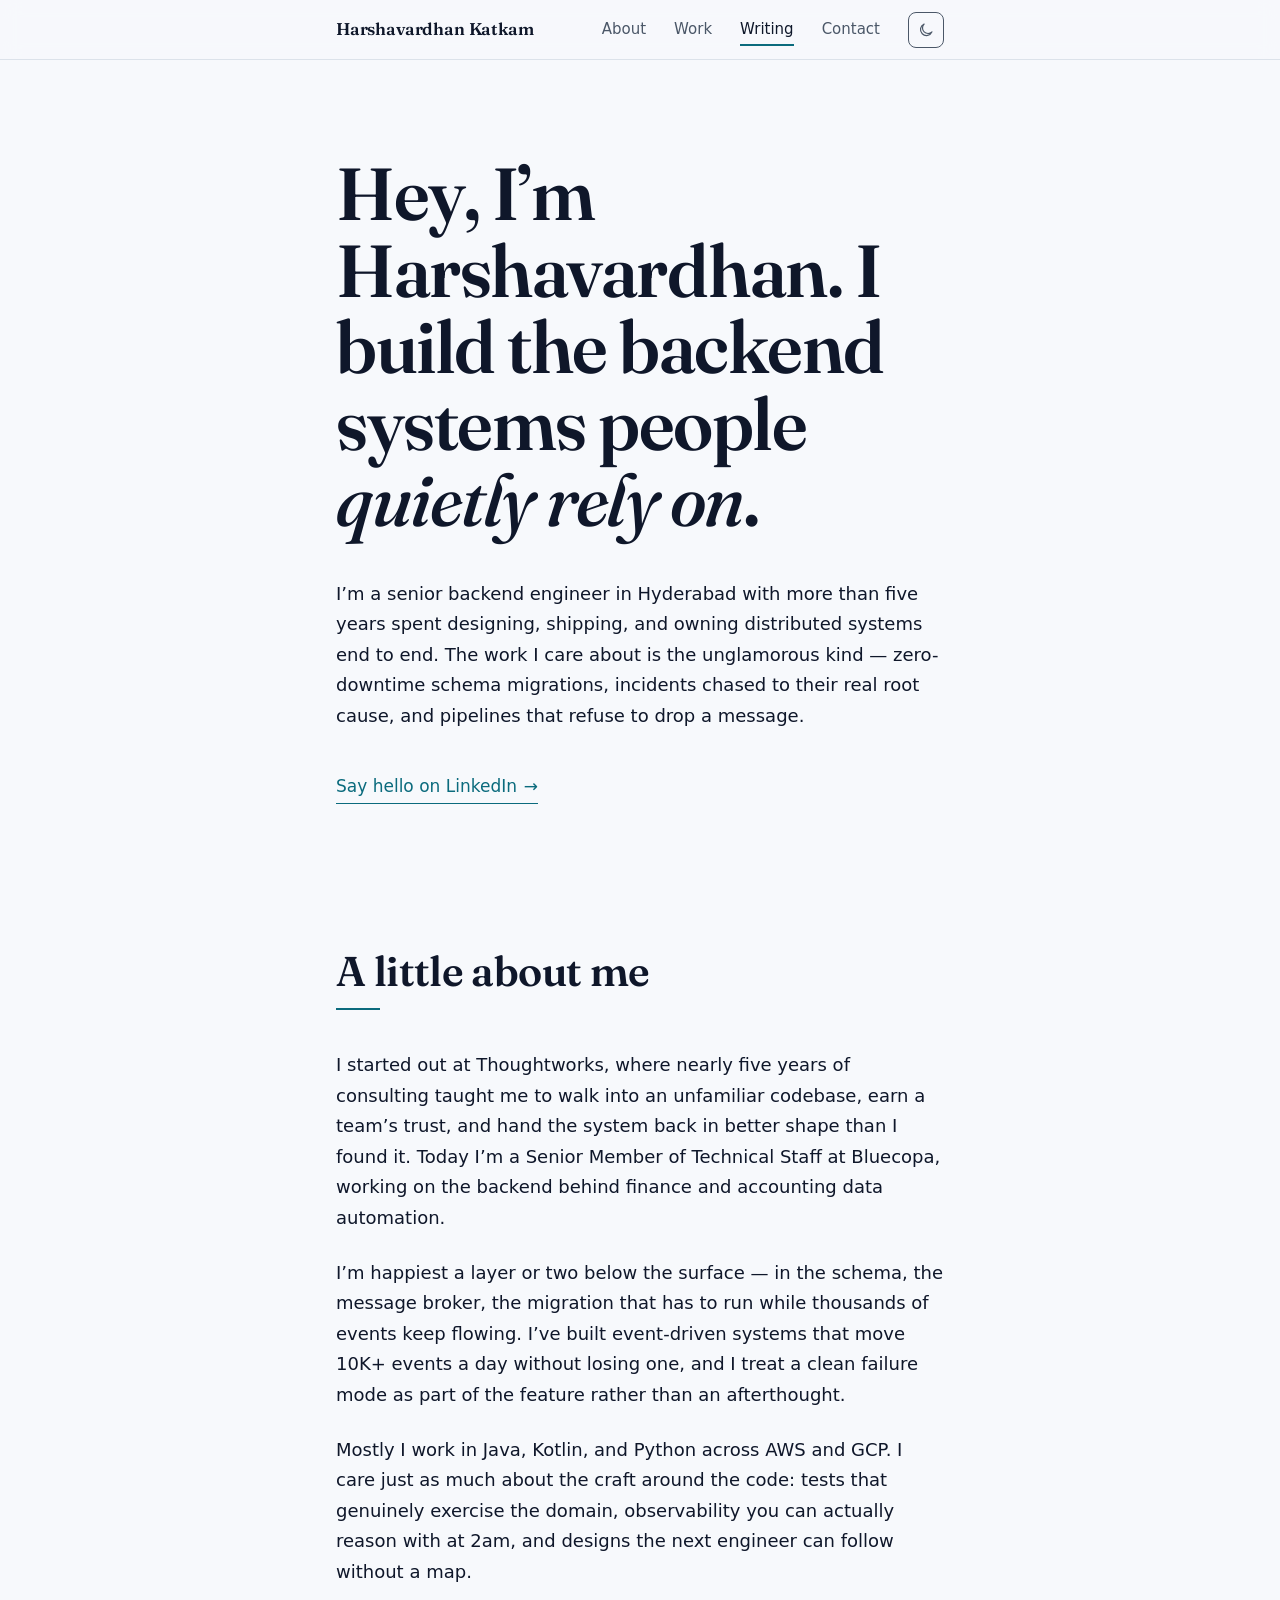
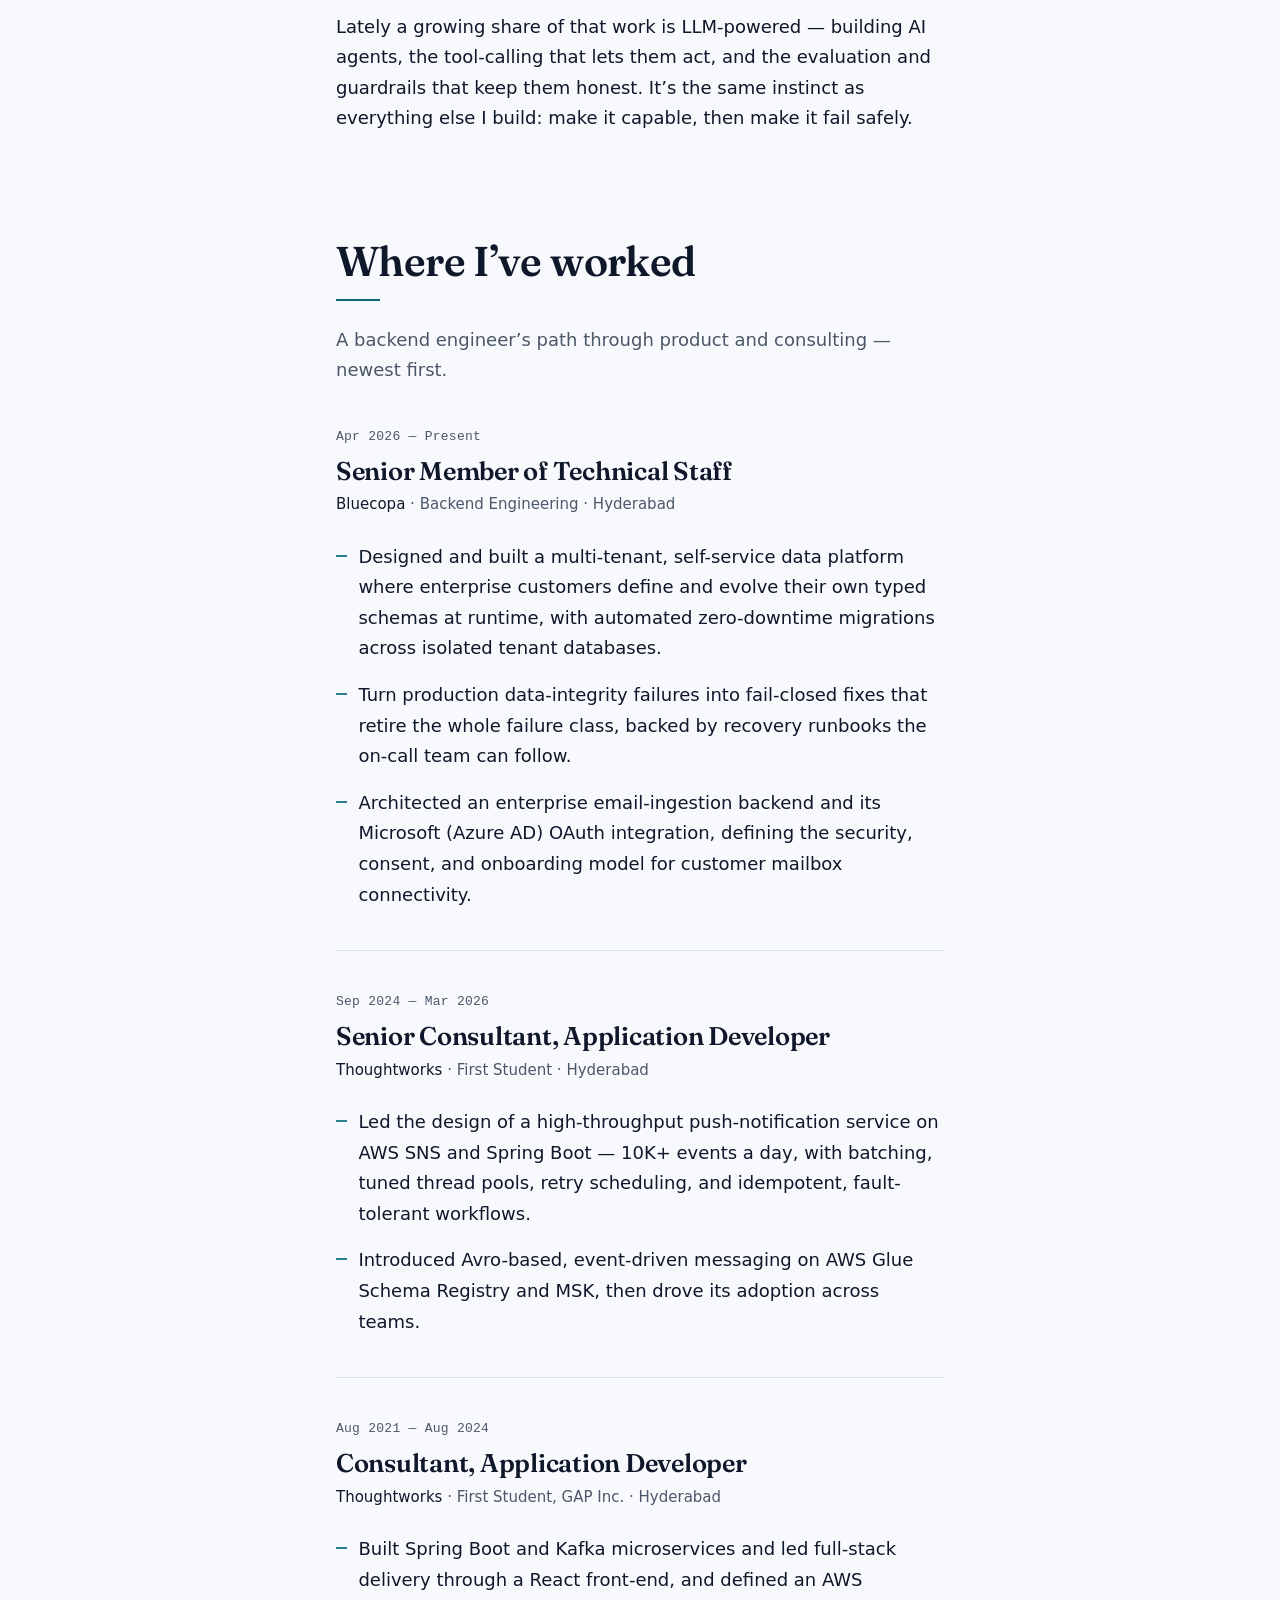
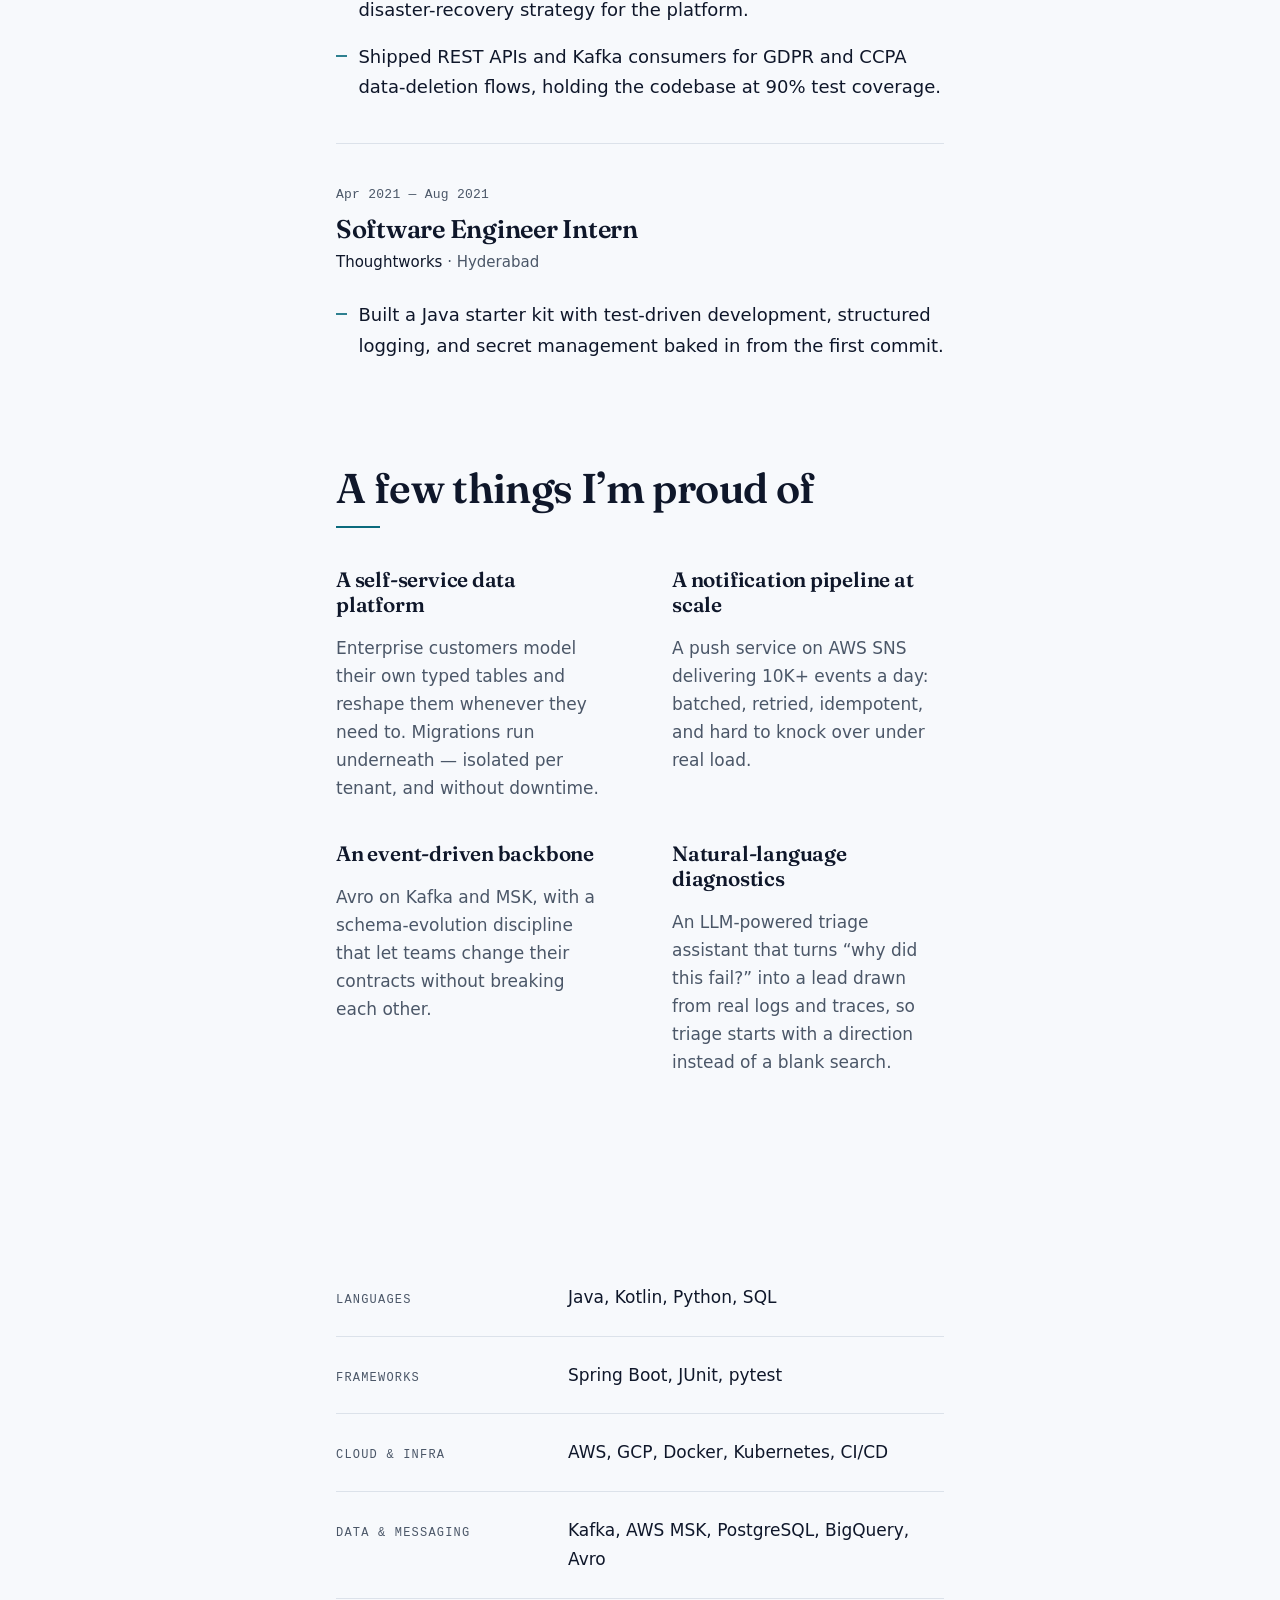
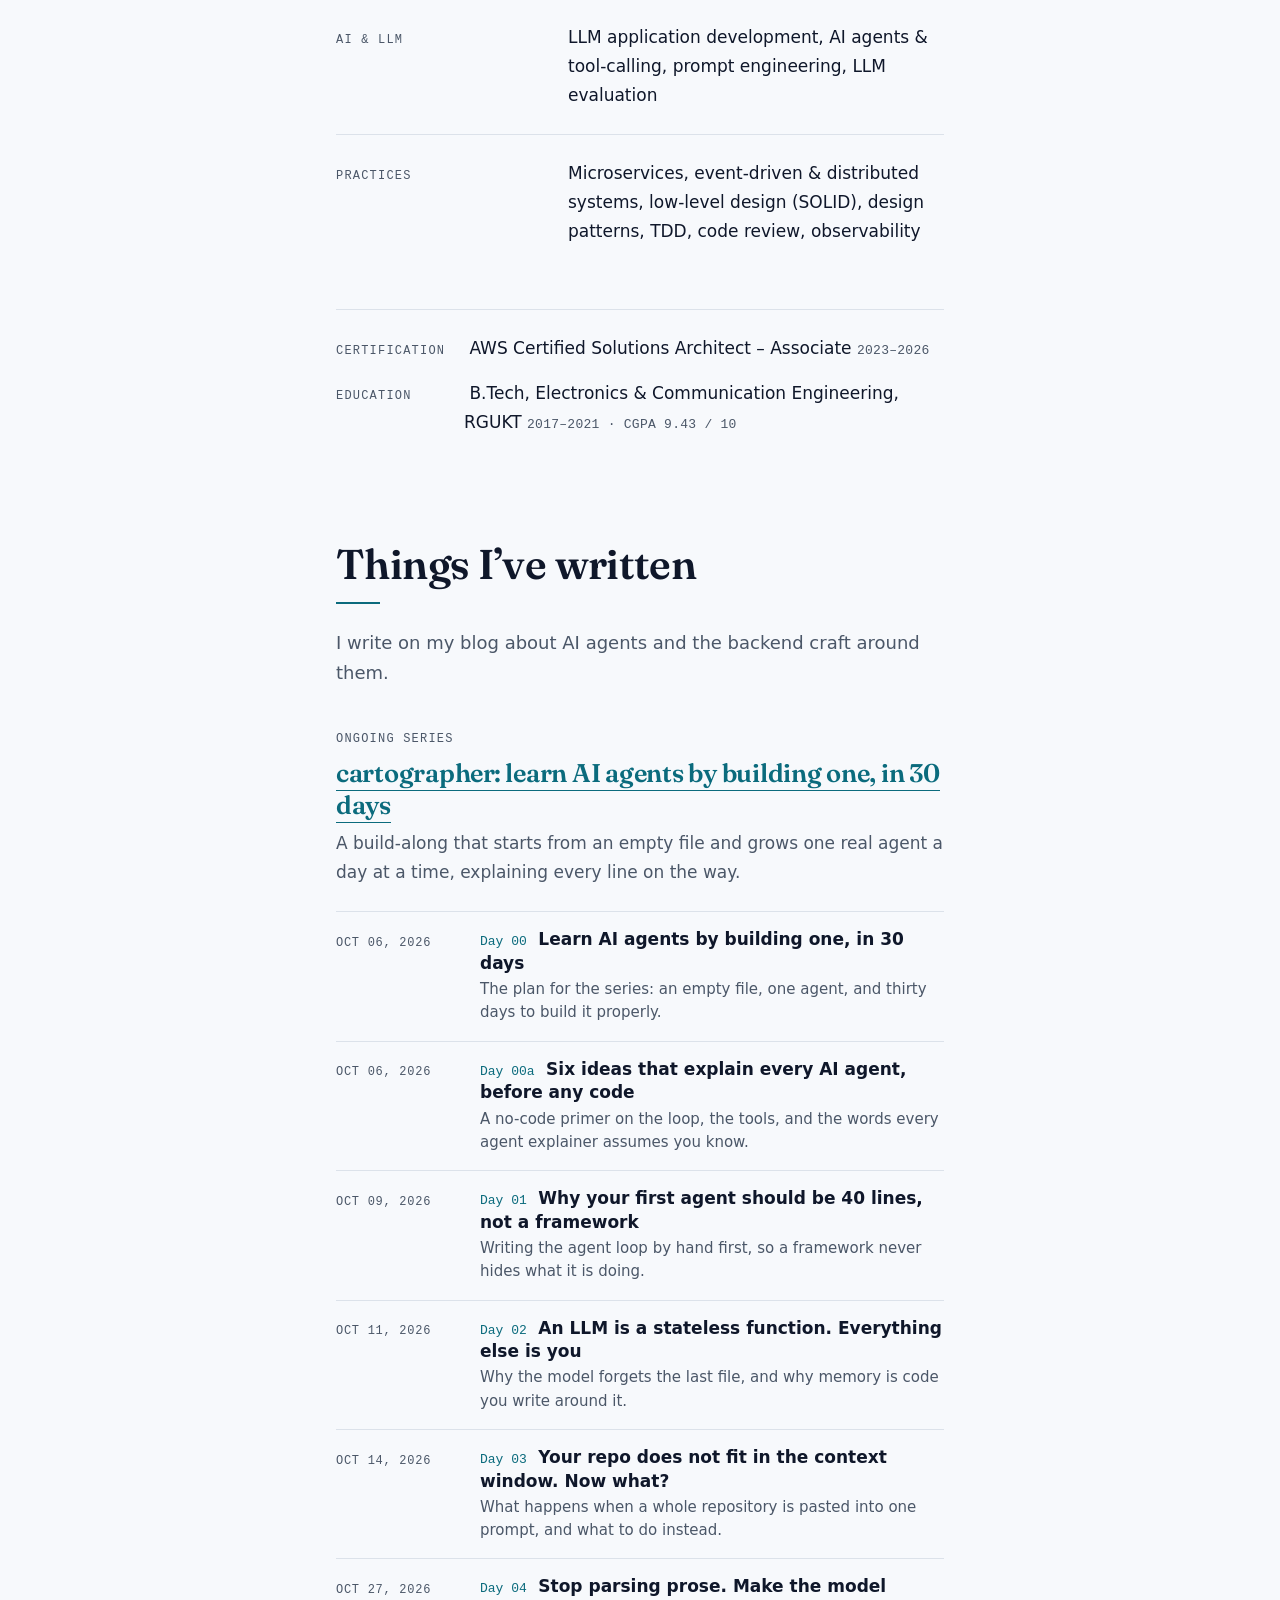
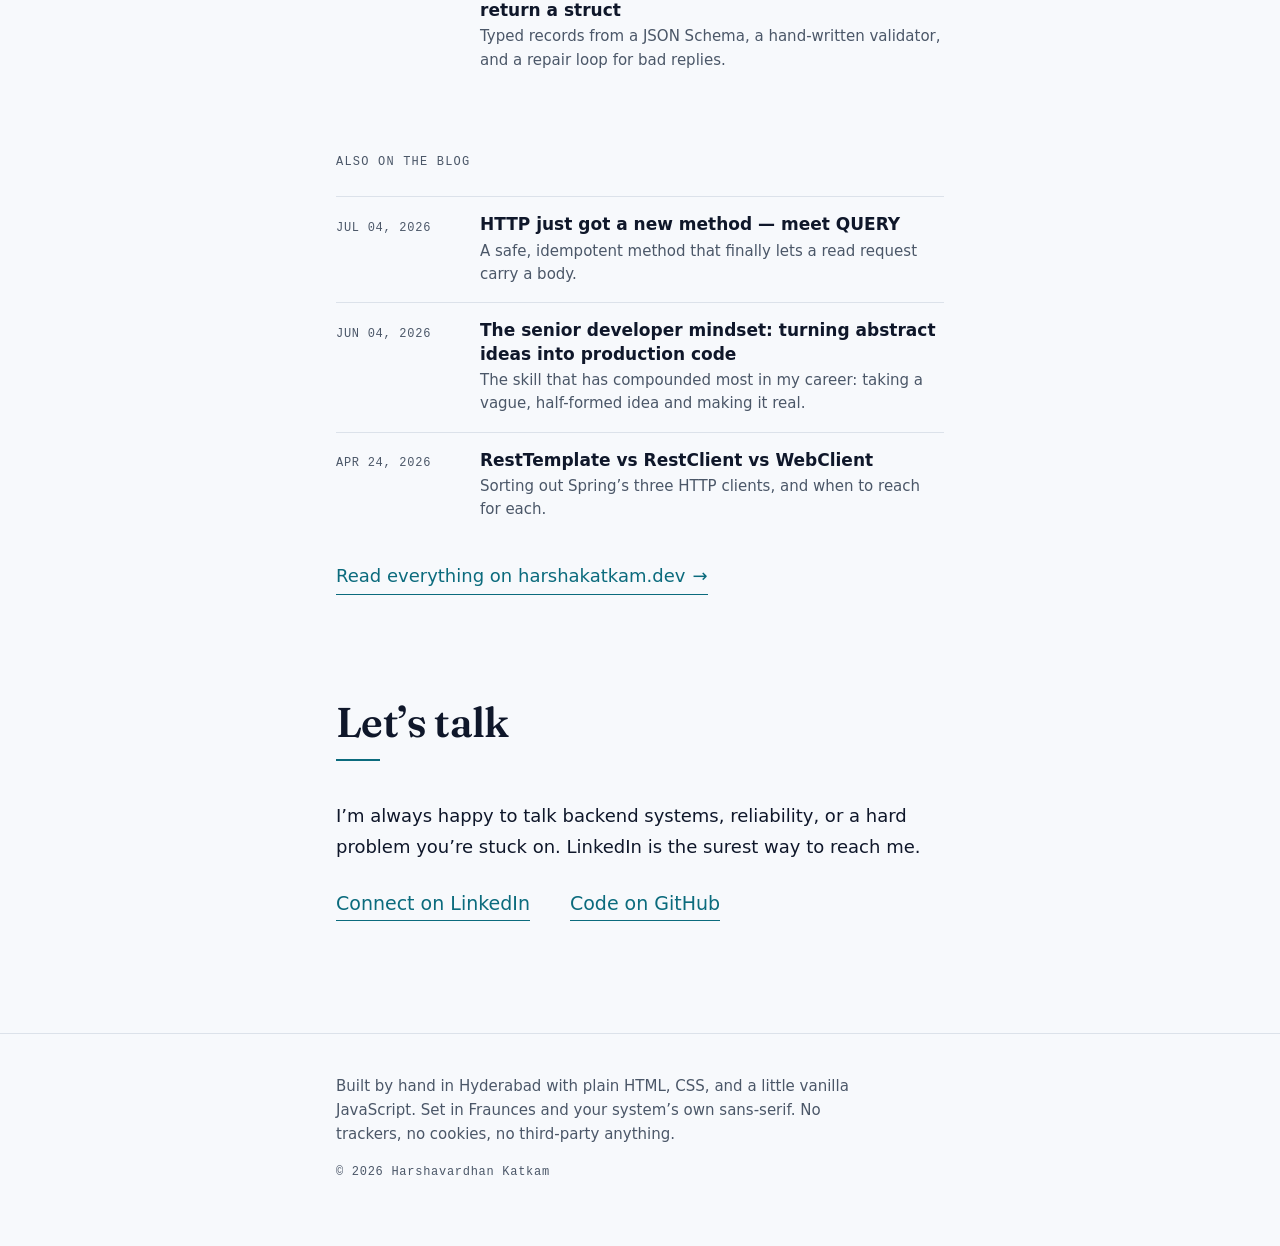
<file: index.html>
<!DOCTYPE html>
<html lang="en">
<head>
  <meta charset="utf-8">
  <meta name="viewport" content="width=device-width, initial-scale=1">
  <title>Harshavardhan Katkam — Senior Backend Engineer</title>
  <meta name="description" content="Harshavardhan Katkam is a senior backend engineer in Hyderabad with 5+ years building cloud-native, event-driven systems, working across Java, Kotlin, and Python on AWS and GCP.">
  <meta name="author" content="Harshavardhan Katkam">
  <meta name="color-scheme" content="light dark">
  <link rel="canonical" href="https://about.harshakatkam.dev/">
  <link rel="icon" href="./favicon.svg" type="image/svg+xml">
  <link rel="preload" href="./fonts/fraunces.woff2" as="font" type="font/woff2" crossorigin>

  <meta property="og:type" content="website">
  <meta property="og:title" content="Harshavardhan Katkam — Senior Backend Engineer">
  <meta property="og:description" content="Senior backend engineer in Hyderabad. 5+ years building cloud-native, event-driven systems, working across Java, Kotlin, and Python on AWS and GCP.">
  <meta property="og:url" content="https://about.harshakatkam.dev/">
  <meta property="og:site_name" content="harshakatkam.dev">
  <meta property="og:image" content="https://about.harshakatkam.dev/og-image.png">
  <meta property="og:image:width" content="1200">
  <meta property="og:image:height" content="630">
  <meta property="og:image:alt" content="Harshavardhan Katkam — Senior Backend Engineer, harshakatkam.dev">

  <meta name="twitter:card" content="summary_large_image">
  <meta name="twitter:title" content="Harshavardhan Katkam — Senior Backend Engineer">
  <meta name="twitter:description" content="Senior backend engineer in Hyderabad. 5+ years designing and owning cloud-native, event-driven systems on AWS and GCP.">
  <meta name="twitter:image" content="https://about.harshakatkam.dev/og-image.png">

  <link rel="stylesheet" href="./styles.css">

  <script>
  (function () {
    var root = document.documentElement;
    try {
      var stored = localStorage.getItem('theme');
      if (stored === 'dark' || stored === 'light') {
        root.setAttribute('data-theme', stored);
      }
    } catch (storageError) {}
    try {
      if (!window.matchMedia('(prefers-reduced-motion: reduce)').matches) {
        root.classList.add('motion');
      }
    } catch (motionError) {}
    root.classList.add('has-js');
  })();
  </script>

  <script type="application/ld+json">
  {
    "@context": "https://schema.org",
    "@type": "Person",
    "name": "Harshavardhan Katkam",
    "jobTitle": "Senior Backend Engineer",
    "url": "https://about.harshakatkam.dev/",
    "address": {
      "@type": "PostalAddress",
      "addressLocality": "Hyderabad",
      "addressCountry": "India"
    },
    "worksFor": {
      "@type": "Organization",
      "name": "Bluecopa"
    },
    "alumniOf": {
      "@type": "CollegeOrUniversity",
      "name": "Rajiv Gandhi University of Knowledge Technologies (RGUKT)"
    },
    "knowsAbout": ["Distributed Systems", "Event-Driven Architecture", "Java", "Kotlin", "Python", "Spring Boot", "AWS", "GCP", "Apache Kafka", "Site Reliability", "Large Language Models", "AI Agents", "LLM Application Development", "Prompt Engineering"],
    "sameAs": ["https://www.linkedin.com/in/harshavardhankatkam", "https://github.com/Harshavardhan17"]
  }
  </script>
</head>
<body>
  <a class="skip-link" href="#main">Skip to content</a>

  <header class="topbar">
    <div class="topbar__inner">
      <a class="brand" href="#top" aria-label="Harshavardhan Katkam — back to top">
        <span class="brand__full" aria-hidden="true">Harshavardhan Katkam</span>
        <span class="brand__short" aria-hidden="true">HK</span>
      </a>
      <nav class="nav" aria-label="Primary">
        <a class="nav__link" href="#about">About</a>
        <a class="nav__link" href="#work">Work</a>
        <a class="nav__link" href="#writing">Writing</a>
        <a class="nav__link" href="#contact">Contact</a>
        <button class="theme-toggle" type="button" data-theme-toggle aria-label="Toggle theme" aria-pressed="false">
          <svg class="icon icon--moon" viewBox="0 0 24 24" width="18" height="18" fill="none" stroke="currentColor" stroke-width="1.6" stroke-linecap="round" stroke-linejoin="round" aria-hidden="true"><path d="M20 14.5A8 8 0 1 1 9.5 4 6.2 6.2 0 0 0 20 14.5Z"></path></svg>
          <svg class="icon icon--sun" viewBox="0 0 24 24" width="18" height="18" fill="none" stroke="currentColor" stroke-width="1.6" stroke-linecap="round" stroke-linejoin="round" aria-hidden="true"><circle cx="12" cy="12" r="4"></circle><path d="M12 2v2M12 20v2M4.9 4.9l1.4 1.4M17.7 17.7l1.4 1.4M2 12h2M20 12h2M4.9 19.1l1.4-1.4M17.7 6.3l1.4-1.4"></path></svg>
        </button>
      </nav>
    </div>
  </header>

  <main id="main" tabindex="-1">

    <section class="hero" id="top" aria-labelledby="hero-title">
      <div class="wrap">
        <h1 class="hero__title" id="hero-title">Hey, I&rsquo;m Harshavardhan. I build the backend systems people <em>quietly rely on</em>.</h1>
        <p class="hero__intro">I&rsquo;m a senior backend engineer in Hyderabad with more than five years spent designing, shipping, and owning distributed systems end to end. The work I care about is the unglamorous kind &mdash; zero-downtime schema migrations, incidents chased to their real root cause, and pipelines that refuse to drop a message.</p>
        <p class="hero__actions">
          <a class="cta" href="https://www.linkedin.com/in/harshavardhankatkam" rel="me noopener">Say hello on LinkedIn<span class="cta__arrow" aria-hidden="true">&rarr;</span></a>
        </p>
      </div>
    </section>

    <section id="about" aria-labelledby="about-title">
      <div class="wrap">
        <div class="section__head" data-reveal>
          <h2 class="section__title" id="about-title">A little about me</h2>
        </div>
        <div class="prose" data-reveal>
          <p>I started out at Thoughtworks, where nearly five years of consulting taught me to walk into an unfamiliar codebase, earn a team&rsquo;s trust, and hand the system back in better shape than I found it. Today I&rsquo;m a Senior Member of Technical Staff at Bluecopa, working on the backend behind finance and accounting data automation.</p>
          <p>I&rsquo;m happiest a layer or two below the surface &mdash; in the schema, the message broker, the migration that has to run while thousands of events keep flowing. I&rsquo;ve built event-driven systems that move 10K+ events a day without losing one, and I treat a clean failure mode as part of the feature rather than an afterthought.</p>
          <p>Mostly I work in Java, Kotlin, and Python across AWS and GCP. I care just as much about the craft around the code: tests that genuinely exercise the domain, observability you can actually reason with at 2am, and designs the next engineer can follow without a map.</p>
          <p>Lately a growing share of that work is LLM-powered &mdash; building AI agents, the tool-calling that lets them act, and the evaluation and guardrails that keep them honest. It&rsquo;s the same instinct as everything else I build: make it capable, then make it fail safely.</p>
        </div>
      </div>
    </section>

    <section id="work" aria-labelledby="work-title">
      <div class="wrap">
        <div class="section__head" data-reveal>
          <h2 class="section__title" id="work-title">Where I&rsquo;ve worked</h2>
          <p class="section__lead">A backend engineer&rsquo;s path through product and consulting &mdash; newest first.</p>
        </div>
        <ol class="entries stagger">
          <li class="entry" data-reveal>
            <p class="entry__dates">Apr 2026 &mdash; Present</p>
            <h3 class="entry__role">Senior Member of Technical Staff</h3>
            <p class="entry__meta"><span class="entry__org">Bluecopa</span> &middot; Backend Engineering &middot; Hyderabad</p>
            <ul class="entry__notes">
              <li>Designed and built a multi-tenant, self-service data platform where enterprise customers define and evolve their own typed schemas at runtime, with automated zero-downtime migrations across isolated tenant databases.</li>
              <li>Turn production data-integrity failures into fail-closed fixes that retire the whole failure class, backed by recovery runbooks the on-call team can follow.</li>
              <li>Architected an enterprise email-ingestion backend and its Microsoft (Azure AD) OAuth integration, defining the security, consent, and onboarding model for customer mailbox connectivity.</li>
            </ul>
          </li>
          <li class="entry" data-reveal>
            <p class="entry__dates">Sep 2024 &mdash; Mar 2026</p>
            <h3 class="entry__role">Senior Consultant, Application Developer</h3>
            <p class="entry__meta"><span class="entry__org">Thoughtworks</span> &middot; First Student &middot; Hyderabad</p>
            <ul class="entry__notes">
              <li>Led the design of a high-throughput push-notification service on AWS SNS and Spring Boot &mdash; 10K+ events a day, with batching, tuned thread pools, retry scheduling, and idempotent, fault-tolerant workflows.</li>
              <li>Introduced Avro-based, event-driven messaging on AWS Glue Schema Registry and MSK, then drove its adoption across teams.</li>
            </ul>
          </li>
          <li class="entry" data-reveal>
            <p class="entry__dates">Aug 2021 &mdash; Aug 2024</p>
            <h3 class="entry__role">Consultant, Application Developer</h3>
            <p class="entry__meta"><span class="entry__org">Thoughtworks</span> &middot; First Student, GAP Inc. &middot; Hyderabad</p>
            <ul class="entry__notes">
              <li>Built Spring Boot and Kafka microservices and led full-stack delivery through a React front-end, and defined an AWS disaster-recovery strategy for the platform.</li>
              <li>Shipped REST APIs and Kafka consumers for GDPR and CCPA data-deletion flows, holding the codebase at 90% test coverage.</li>
            </ul>
          </li>
          <li class="entry" data-reveal>
            <p class="entry__dates">Apr 2021 &mdash; Aug 2021</p>
            <h3 class="entry__role">Software Engineer Intern</h3>
            <p class="entry__meta"><span class="entry__org">Thoughtworks</span> &middot; Hyderabad</p>
            <ul class="entry__notes">
              <li>Built a Java starter kit with test-driven development, structured logging, and secret management baked in from the first commit.</li>
            </ul>
          </li>
        </ol>
      </div>
    </section>

    <section id="selected" aria-labelledby="selected-title">
      <div class="wrap">
        <div class="section__head" data-reveal>
          <h2 class="section__title" id="selected-title">A few things I&rsquo;m proud of</h2>
        </div>
        <ol class="selected stagger">
          <li class="pick" data-reveal>
            <h3 class="pick__title">A self-service data platform</h3>
            <p class="pick__note">Enterprise customers model their own typed tables and reshape them whenever they need to. Migrations run underneath &mdash; isolated per tenant, and without downtime.</p>
          </li>
          <li class="pick" data-reveal>
            <h3 class="pick__title">A notification pipeline at scale</h3>
            <p class="pick__note">A push service on AWS SNS delivering 10K+ events a day: batched, retried, idempotent, and hard to knock over under real load.</p>
          </li>
          <li class="pick" data-reveal>
            <h3 class="pick__title">An event-driven backbone</h3>
            <p class="pick__note">Avro on Kafka and MSK, with a schema-evolution discipline that let teams change their contracts without breaking each other.</p>
          </li>
          <li class="pick" data-reveal>
            <h3 class="pick__title">Natural-language diagnostics</h3>
            <p class="pick__note">An LLM-powered triage assistant that turns &ldquo;why did this fail?&rdquo; into a lead drawn from real logs and traces, so triage starts with a direction instead of a blank search.</p>
          </li>
        </ol>
      </div>
    </section>

    <section id="stack" aria-labelledby="stack-title">
      <div class="wrap">
        <div class="section__head" data-reveal>
          <h2 class="section__title" id="stack-title">Tools I reach for</h2>
        </div>
        <dl class="stack stagger">
          <div class="stack__group" data-reveal>
            <dt class="stack__label">Languages</dt>
            <dd class="stack__items">Java, Kotlin, Python, SQL</dd>
          </div>
          <div class="stack__group" data-reveal>
            <dt class="stack__label">Frameworks</dt>
            <dd class="stack__items">Spring Boot, JUnit, pytest</dd>
          </div>
          <div class="stack__group" data-reveal>
            <dt class="stack__label">Cloud &amp; infra</dt>
            <dd class="stack__items">AWS, GCP, Docker, Kubernetes, CI/CD</dd>
          </div>
          <div class="stack__group" data-reveal>
            <dt class="stack__label">Data &amp; messaging</dt>
            <dd class="stack__items">Kafka, AWS MSK, PostgreSQL, BigQuery, Avro</dd>
          </div>
          <div class="stack__group" data-reveal>
            <dt class="stack__label">AI &amp; LLM</dt>
            <dd class="stack__items">LLM application development, AI agents &amp; tool-calling, prompt engineering, LLM evaluation</dd>
          </div>
          <div class="stack__group" data-reveal>
            <dt class="stack__label">Practices</dt>
            <dd class="stack__items">Microservices, event-driven &amp; distributed systems, low-level design (SOLID), design patterns, TDD, code review, observability</dd>
          </div>
        </dl>
        <div class="creds" data-reveal>
          <p class="creds__line"><span class="creds__key">Certification</span> AWS Certified Solutions Architect &ndash; Associate <span class="creds__note">2023&ndash;2026</span></p>
          <p class="creds__line"><span class="creds__key">Education</span> B.Tech, Electronics &amp; Communication Engineering, RGUKT <span class="creds__note">2017&ndash;2021 &middot; CGPA 9.43 / 10</span></p>
        </div>
      </div>
    </section>

    <section id="writing" aria-labelledby="writing-title">
      <div class="wrap">
        <div class="section__head" data-reveal>
          <h2 class="section__title" id="writing-title">Things I&rsquo;ve written</h2>
          <p class="section__lead">I write on my blog about AI agents and the backend craft around them.</p>
        </div>
        <div class="series" data-reveal>
          <p class="series__kicker">Ongoing series</p>
          <h3 class="series__title"><a class="link" href="https://harshakatkam.dev/series/agent-series" rel="noopener">cartographer: learn AI agents by building one, in 30 days</a></h3>
          <p class="series__note">A build-along that starts from an empty file and grows one real agent a day at a time, explaining every line on the way.</p>
          <ol class="posts">
            <li class="post">
              <time class="post__date" datetime="2026-10-06">Oct 06, 2026</time>
              <a class="post__title" href="https://harshakatkam.dev/pilot-thirty-days-one-agent" rel="noopener"><span class="post__num">Day 00</span> Learn AI agents by building one, in 30 days</a>
              <p class="post__note">The plan for the series: an empty file, one agent, and thirty days to build it properly.</p>
            </li>
            <li class="post">
              <time class="post__date" datetime="2026-10-06">Oct 06, 2026</time>
              <a class="post__title" href="https://harshakatkam.dev/agents-from-zero" rel="noopener"><span class="post__num">Day 00a</span> Six ideas that explain every AI agent, before any code</a>
              <p class="post__note">A no-code primer on the loop, the tools, and the words every agent explainer assumes you know.</p>
            </li>
            <li class="post">
              <time class="post__date" datetime="2026-10-09">Oct 09, 2026</time>
              <a class="post__title" href="https://harshakatkam.dev/the-40-line-agent" rel="noopener"><span class="post__num">Day 01</span> Why your first agent should be 40 lines, not a framework</a>
              <p class="post__note">Writing the agent loop by hand first, so a framework never hides what it is doing.</p>
            </li>
            <li class="post">
              <time class="post__date" datetime="2026-10-11">Oct 11, 2026</time>
              <a class="post__title" href="https://harshakatkam.dev/llm-is-a-stateless-function" rel="noopener"><span class="post__num">Day 02</span> An LLM is a stateless function. Everything else is you</a>
              <p class="post__note">Why the model forgets the last file, and why memory is code you write around it.</p>
            </li>
            <li class="post">
              <time class="post__date" datetime="2026-10-14">Oct 14, 2026</time>
              <a class="post__title" href="https://harshakatkam.dev/a-repo-does-not-fit-in-context" rel="noopener"><span class="post__num">Day 03</span> Your repo does not fit in the context window. Now what?</a>
              <p class="post__note">What happens when a whole repository is pasted into one prompt, and what to do instead.</p>
            </li>
            <li class="post">
              <time class="post__date" datetime="2026-10-27">Oct 27, 2026</time>
              <a class="post__title" href="https://harshakatkam.dev/stop-parsing-prose" rel="noopener"><span class="post__num">Day 04</span> Stop parsing prose. Make the model return a struct</a>
              <p class="post__note">Typed records from a JSON Schema, a hand-written validator, and a repair loop for bad replies.</p>
            </li>
          </ol>
        </div>
        <div class="more" data-reveal>
          <p class="series__kicker">Also on the blog</p>
          <ol class="posts">
            <li class="post">
              <time class="post__date" datetime="2026-07-04">Jul 04, 2026</time>
              <a class="post__title" href="https://harshakatkam.dev/http-just-got-a-new-method-meet-query" rel="noopener">HTTP just got a new method &mdash; meet QUERY</a>
              <p class="post__note">A safe, idempotent method that finally lets a read request carry a body.</p>
            </li>
            <li class="post">
              <time class="post__date" datetime="2026-06-04">Jun 04, 2026</time>
              <a class="post__title" href="https://harshakatkam.dev/the-senior-developer-mindset-how-to-turn-abstract-ideas-into-production-code" rel="noopener">The senior developer mindset: turning abstract ideas into production code</a>
              <p class="post__note">The skill that has compounded most in my career: taking a vague, half-formed idea and making it real.</p>
            </li>
            <li class="post">
              <time class="post__date" datetime="2026-04-24">Apr 24, 2026</time>
              <a class="post__title" href="https://harshakatkam.dev/resttemplate-vs-restclient-vs-webclient" rel="noopener">RestTemplate vs RestClient vs WebClient</a>
              <p class="post__note">Sorting out Spring&rsquo;s three HTTP clients, and when to reach for each.</p>
            </li>
          </ol>
          <p class="more__all"><a class="cta" href="https://harshakatkam.dev/" rel="noopener">Read everything on harshakatkam.dev<span class="cta__arrow" aria-hidden="true">&rarr;</span></a></p>
        </div>
      </div>
    </section>

    <section id="contact" aria-labelledby="contact-title">
      <div class="wrap">
        <div class="section__head" data-reveal>
          <h2 class="section__title" id="contact-title">Let&rsquo;s talk</h2>
        </div>
        <div class="contact" data-reveal>
          <p class="contact__pitch">I&rsquo;m always happy to talk backend systems, reliability, or a hard problem you&rsquo;re stuck on. LinkedIn is the surest way to reach me.</p>
          <p class="contact__links">
            <a class="link" href="https://www.linkedin.com/in/harshavardhankatkam" rel="me noopener">Connect on LinkedIn</a>
            <a class="link" href="https://github.com/Harshavardhan17" rel="me noopener">Code on GitHub</a>
          </p>
        </div>
      </div>
    </section>

  </main>

  <footer class="colophon">
    <div class="wrap">
      <p class="colophon__note">Built by hand in Hyderabad with plain HTML, CSS, and a little vanilla JavaScript. Set in Fraunces and your system&rsquo;s own sans-serif. No trackers, no cookies, no third-party anything.</p>
      <p class="colophon__copy">&copy; 2026 Harshavardhan Katkam</p>
    </div>
  </footer>

  <script src="./main.js" defer></script>
</body>
</html>
</file>
<file: styles.css>
@font-face {
  font-family: "Fraunces";
  font-style: normal;
  font-weight: 400 700;
  font-display: swap;
  src: url("./fonts/fraunces.woff2") format("woff2");
}

@font-face {
  font-family: "Fraunces";
  font-style: italic;
  font-weight: 400 600;
  font-display: swap;
  src: url("./fonts/fraunces-italic.woff2") format("woff2");
}

:root {
  color-scheme: light dark;

  --bg: #F7F9FC;
  --surface: #FFFFFF;
  --text: #0F172A;
  --muted: #4B5768;
  --line: #DCE2EA;
  --accent: #0B6B7D;

  --display: "Fraunces", Georgia, "Times New Roman", serif;
  --sans: system-ui, -apple-system, "Segoe UI", Roboto, "Helvetica Neue", Arial, sans-serif;
  --mono: ui-monospace, "SF Mono", "Cascadia Code", "Roboto Mono", Menlo, Consolas, "Liberation Mono", monospace;

  --sp-1: 0.5rem;
  --sp-2: 1rem;
  --sp-3: 1.5rem;
  --sp-4: 2.5rem;
  --sp-5: 4rem;

  --column: 44rem;
  --measure: 40rem;
  --topbar-h: 60px;
  --pad-x: clamp(1.25rem, 6vw, 3rem);

  --ease: cubic-bezier(0.22, 0.61, 0.36, 1);
}

@media (prefers-color-scheme: dark) {
  :root:not([data-theme="light"]) {
    --bg: #0B1324;
    --surface: #111C33;
    --text: #E2E8F0;
    --muted: #94A3B8;
    --line: #22304A;
    --accent: #5EEAD4;
  }
}

:root[data-theme="dark"] {
  color-scheme: dark;
  --bg: #0B1324;
  --surface: #111C33;
  --text: #E2E8F0;
  --muted: #94A3B8;
  --line: #22304A;
  --accent: #5EEAD4;
}

:root[data-theme="light"] {
  color-scheme: light;
  --bg: #F7F9FC;
  --surface: #FFFFFF;
  --text: #0F172A;
  --muted: #4B5768;
  --line: #DCE2EA;
  --accent: #0B6B7D;
}

*,
*::before,
*::after {
  box-sizing: border-box;
}

html {
  -webkit-text-size-adjust: 100%;
  scroll-padding-top: calc(var(--topbar-h) + var(--sp-2));
}

body {
  margin: 0;
  background: var(--bg);
  color: var(--text);
  font-family: var(--sans);
  font-size: 1.125rem;
  line-height: 1.7;
  font-weight: 400;
  -webkit-font-smoothing: antialiased;
  text-rendering: optimizeLegibility;
  overflow-x: hidden;
}

h1, h2, h3, p, ol, ul, dl, dd, figure, blockquote {
  margin: 0;
}

ol, ul {
  padding: 0;
  list-style: none;
}

em {
  font-style: italic;
}

.wrap {
  width: 100%;
  max-width: var(--column);
  margin-inline: auto;
  padding-inline: var(--pad-x);
}

.link {
  color: var(--accent);
  text-decoration: none;
  background-image:
    linear-gradient(var(--accent), var(--accent)),
    linear-gradient(var(--accent), var(--accent));
  background-repeat: no-repeat, no-repeat;
  background-position: 0 100%, 0 100%;
  background-size: 0% 2px, 100% 1px;
  padding-bottom: 2px;
  overflow-wrap: anywhere;
}

.motion .link {
  transition: background-size 300ms var(--ease);
}

.link:hover,
.link:focus-visible {
  background-size: 100% 2px, 100% 1px;
}

.cta {
  display: inline-flex;
  align-items: baseline;
  gap: 0.4em;
  color: var(--accent);
  font-weight: 500;
  text-decoration: none;
  background-image: linear-gradient(var(--accent), var(--accent));
  background-repeat: no-repeat;
  background-position: 0 100%;
  background-size: 100% 1px;
  padding-bottom: 3px;
  overflow-wrap: anywhere;
}

.motion .cta {
  transition: background-size 300ms var(--ease);
}

.cta:hover,
.cta:focus-visible {
  background-size: 100% 2px;
}

.cta__arrow {
  display: inline-block;
}

.motion .cta:hover .cta__arrow,
.motion .cta:focus-visible .cta__arrow {
  transform: translateX(3px);
  transition: transform 260ms var(--ease);
}

:focus-visible {
  outline: 2px solid var(--accent);
  outline-offset: 3px;
  border-radius: 2px;
}

:focus:not(:focus-visible) {
  outline: none;
}

.skip-link {
  position: absolute;
  left: var(--sp-2);
  top: -120px;
  z-index: 60;
  background: var(--surface);
  color: var(--text);
  border: 1px solid var(--line);
  padding: var(--sp-1) var(--sp-2);
  font-size: 0.875rem;
  border-radius: 6px;
  transition: top 160ms var(--ease);
}

.skip-link:focus {
  top: var(--sp-1);
}

.topbar {
  position: sticky;
  top: 0;
  z-index: 40;
  height: var(--topbar-h);
  background: var(--bg);
  background: color-mix(in srgb, var(--bg) 86%, transparent);
  -webkit-backdrop-filter: saturate(1.3) blur(10px);
  backdrop-filter: saturate(1.3) blur(10px);
  border-bottom: 1px solid var(--line);
}

.topbar__inner {
  width: 100%;
  max-width: var(--column);
  height: 100%;
  margin-inline: auto;
  padding-inline: var(--pad-x);
  display: flex;
  align-items: center;
  justify-content: space-between;
  gap: var(--sp-2);
}

.brand {
  color: var(--text);
  text-decoration: none;
  font-family: var(--display);
  font-optical-sizing: auto;
  font-weight: 600;
  font-size: 1.0625rem;
  letter-spacing: -0.01em;
  white-space: nowrap;
}

.brand__short {
  display: none;
  letter-spacing: 0.02em;
}

.brand:hover {
  color: var(--accent);
}

.nav {
  display: flex;
  align-items: center;
  gap: clamp(0.75rem, 3vw, 1.75rem);
}

.nav__link {
  position: relative;
  color: var(--muted);
  text-decoration: none;
  font-size: 0.9375rem;
  padding: 4px 0;
}

.nav__link::after {
  content: "";
  position: absolute;
  left: 0;
  bottom: 0;
  height: 2px;
  width: 100%;
  background: var(--accent);
  transform: scaleX(0);
  transform-origin: left center;
}

.motion .nav__link::after {
  transition: transform 260ms var(--ease);
}

.nav__link:hover,
.nav__link:focus-visible {
  color: var(--text);
}

.nav__link:hover::after,
.nav__link:focus-visible::after,
.nav__link[aria-current="true"]::after {
  transform: scaleX(1);
}

.nav__link[aria-current="true"] {
  color: var(--text);
}

.theme-toggle {
  display: none;
  align-items: center;
  justify-content: center;
  width: 36px;
  height: 36px;
  background: transparent;
  color: var(--muted);
  border: 1px solid var(--muted);
  border-radius: 8px;
  cursor: pointer;
  line-height: 0;
}

.has-js .theme-toggle {
  display: inline-flex;
}

.motion .theme-toggle {
  transition: color 160ms var(--ease), border-color 160ms var(--ease);
}

.theme-toggle:hover {
  color: var(--text);
  border-color: var(--muted);
}

.icon {
  display: inline-block;
}

.icon--sun { display: none; }
.icon--moon { display: inline-block; }

@media (prefers-color-scheme: dark) {
  :root:not([data-theme]) .icon--sun { display: inline-block; }
  :root:not([data-theme]) .icon--moon { display: none; }
}

:root[data-theme="dark"] .icon--sun { display: inline-block; }
:root[data-theme="dark"] .icon--moon { display: none; }
:root[data-theme="light"] .icon--sun { display: none; }
:root[data-theme="light"] .icon--moon { display: inline-block; }

main {
  display: block;
}

main > section {
  scroll-margin-top: calc(var(--topbar-h) + var(--sp-2));
}

main > section:not(.hero) {
  padding-top: clamp(3.5rem, 9vw, 6.5rem);
}

.hero {
  padding-top: clamp(3rem, 11vw, 6rem);
  padding-bottom: clamp(1rem, 4vw, 2.5rem);
}

.hero__title {
  font-family: var(--display);
  font-optical-sizing: auto;
  font-weight: 600;
  font-size: clamp(2.4rem, 7.2vw, 4.6rem);
  line-height: 1.04;
  letter-spacing: -0.02em;
  max-width: 18ch;
  color: var(--text);
  text-wrap: balance;
  overflow-wrap: break-word;
}

.hero__title em {
  font-weight: 500;
}

.hero__intro {
  margin-top: var(--sp-4);
  max-width: var(--measure);
  color: var(--text);
}

.hero__actions {
  margin-top: var(--sp-4);
  display: flex;
  align-items: baseline;
  flex-wrap: wrap;
  gap: var(--sp-2);
  font-size: 1.0625rem;
}

.section__head {
  max-width: var(--measure);
  margin-bottom: var(--sp-4);
}

.section__title {
  position: relative;
  font-family: var(--display);
  font-optical-sizing: auto;
  font-weight: 600;
  font-size: clamp(1.75rem, 4vw, 2.6rem);
  line-height: 1.12;
  letter-spacing: -0.015em;
  color: var(--text);
  padding-bottom: var(--sp-2);
}

.section__title::after {
  content: "";
  position: absolute;
  left: 0;
  bottom: 0;
  width: 2.75rem;
  height: 2px;
  background: var(--accent);
  transform-origin: left center;
}

.motion .section__title::after {
  transform: scaleX(0);
  transition: transform 520ms var(--ease) 120ms;
}

.motion .section__head.is-visible .section__title::after {
  transform: scaleX(1);
}

.section__lead {
  margin-top: var(--sp-3);
  color: var(--muted);
  max-width: var(--measure);
}

.prose {
  max-width: var(--measure);
}

.prose p + p {
  margin-top: var(--sp-3);
}

.entries {
  display: flex;
  flex-direction: column;
}

.entry {
  padding-block: var(--sp-4);
  border-top: 1px solid var(--line);
}

.entry:first-child {
  border-top: none;
  padding-top: 0;
}

.entry:last-child {
  padding-bottom: 0;
}

.entry__dates {
  font-family: var(--mono);
  font-size: 0.8125rem;
  letter-spacing: 0.02em;
  color: var(--muted);
  font-variant-numeric: tabular-nums;
}

.entry__role {
  margin-top: var(--sp-1);
  font-family: var(--display);
  font-optical-sizing: auto;
  font-weight: 600;
  font-size: clamp(1.3rem, 2.6vw, 1.6rem);
  line-height: 1.2;
  letter-spacing: -0.01em;
  color: var(--text);
}

.entry__meta {
  margin-top: 0.35rem;
  font-size: 0.9375rem;
  color: var(--muted);
}

.entry__org {
  color: var(--text);
  font-weight: 500;
}

.entry__notes {
  margin-top: var(--sp-3);
  display: flex;
  flex-direction: column;
  gap: var(--sp-2);
  max-width: var(--measure);
}

.entry__notes li {
  position: relative;
  padding-left: 1.4rem;
  color: var(--text);
}

.entry__notes li::before {
  content: "";
  position: absolute;
  left: 0;
  top: 0.72em;
  width: 0.7rem;
  height: 2px;
  background: var(--accent);
  opacity: 0.85;
}

.series__kicker {
  font-family: var(--mono);
  font-size: 0.75rem;
  font-weight: 500;
  letter-spacing: 0.1em;
  text-transform: uppercase;
  color: var(--muted);
}

.series__title {
  margin-top: var(--sp-1);
  font-family: var(--display);
  font-optical-sizing: auto;
  font-weight: 600;
  font-size: clamp(1.3rem, 2.6vw, 1.6rem);
  line-height: 1.25;
  letter-spacing: -0.01em;
}

.series__note {
  margin-top: var(--sp-1);
  max-width: var(--measure);
  color: var(--muted);
  font-size: 1.0625rem;
}

.more {
  margin-top: var(--sp-5);
}

.posts {
  margin-top: var(--sp-3);
  display: flex;
  flex-direction: column;
}

.post {
  display: grid;
  grid-template-columns: 7.5rem minmax(0, 1fr);
  gap: 0.15rem var(--sp-3);
  padding-block: var(--sp-2);
  border-top: 1px solid var(--line);
}

.post__date {
  grid-row: span 2;
  padding-top: 0.3rem;
  font-family: var(--mono);
  font-size: 0.75rem;
  letter-spacing: 0.06em;
  text-transform: uppercase;
  color: var(--muted);
  font-variant-numeric: tabular-nums;
}

.post__title {
  color: var(--text);
  font-weight: 600;
  font-size: 1.0625rem;
  line-height: 1.4;
  text-decoration: none;
}

.motion .post__title {
  transition: color 200ms var(--ease);
}

.post__title:hover,
.post__title:focus-visible {
  color: var(--accent);
}

.post__num {
  margin-right: 0.35rem;
  color: var(--accent);
  font-family: var(--mono);
  font-size: 0.8125rem;
  font-weight: 500;
}

.post__note {
  color: var(--muted);
  font-size: 0.9375rem;
  line-height: 1.55;
}

.more__all {
  margin-top: var(--sp-3);
}

.selected {
  display: grid;
  grid-template-columns: repeat(2, minmax(0, 1fr));
  gap: var(--sp-4) var(--sp-5);
}

.pick__title {
  font-family: var(--display);
  font-optical-sizing: auto;
  font-weight: 600;
  font-size: 1.3rem;
  line-height: 1.2;
  letter-spacing: -0.01em;
  color: var(--text);
}

.pick__note {
  margin-top: var(--sp-2);
  color: var(--muted);
  font-size: 1.0625rem;
  line-height: 1.65;
}

.stack {
  display: flex;
  flex-direction: column;
}

.stack__group {
  display: grid;
  grid-template-columns: minmax(9rem, 12rem) 1fr;
  gap: var(--sp-2) var(--sp-4);
  align-items: baseline;
  padding-block: var(--sp-3);
  border-top: 1px solid var(--line);
}

.stack__group:first-child {
  border-top: none;
  padding-top: 0;
}

.stack__label {
  font-family: var(--mono);
  font-size: 0.75rem;
  letter-spacing: 0.1em;
  text-transform: uppercase;
  color: var(--muted);
}

.stack__items {
  color: var(--text);
  font-size: 1.0625rem;
}

.creds {
  margin-top: var(--sp-4);
  padding-top: var(--sp-3);
  border-top: 1px solid var(--line);
  display: flex;
  flex-direction: column;
  gap: var(--sp-2);
}

.creds__line {
  color: var(--text);
  font-size: 1.0625rem;
  padding-left: 8rem;
  text-indent: -8rem;
}

.creds__key {
  display: inline-block;
  min-width: 8rem;
  text-indent: 0;
  font-family: var(--mono);
  font-size: 0.75rem;
  letter-spacing: 0.1em;
  text-transform: uppercase;
  color: var(--muted);
}

.creds__note {
  white-space: nowrap;
  font-family: var(--mono);
  font-size: 0.8125rem;
  letter-spacing: 0.02em;
  font-variant-numeric: tabular-nums;
  color: var(--muted);
}

.contact {
  max-width: var(--measure);
}

.contact__pitch {
  color: var(--text);
}

.contact__links {
  margin-top: var(--sp-3);
  display: flex;
  flex-wrap: wrap;
  gap: var(--sp-1) var(--sp-4);
  font-size: 1.1875rem;
}

.colophon {
  margin-top: clamp(4rem, 10vw, 7rem);
  padding-block: var(--sp-4) var(--sp-5);
  border-top: 1px solid var(--line);
}

.colophon__note {
  max-width: 56ch;
  color: var(--muted);
  font-size: 0.9375rem;
  line-height: 1.6;
}

.colophon__copy {
  margin-top: var(--sp-2);
  font-family: var(--mono);
  font-size: 0.75rem;
  letter-spacing: 0.06em;
  color: var(--muted);
}

.motion.reveal-on [data-reveal] {
  opacity: 0;
  transform: translateY(16px);
  transition: opacity 640ms var(--ease), transform 640ms var(--ease);
}

.motion.reveal-on [data-reveal].is-visible {
  opacity: 1;
  transform: none;
}

.motion.reveal-on .stagger > [data-reveal]:nth-child(2) { transition-delay: 80ms; }
.motion.reveal-on .stagger > [data-reveal]:nth-child(3) { transition-delay: 160ms; }
.motion.reveal-on .stagger > [data-reveal]:nth-child(4) { transition-delay: 240ms; }
.motion.reveal-on .stagger > [data-reveal]:nth-child(n+5) { transition-delay: 300ms; }

@keyframes hero-rise {
  from {
    opacity: 0;
    transform: translateY(20px);
  }
  to {
    opacity: 1;
    transform: none;
  }
}

.motion .hero__title,
.motion .hero__intro,
.motion .hero__actions {
  opacity: 0;
  animation: hero-rise 760ms var(--ease) forwards;
}

.motion .hero__title { animation-delay: 80ms; }
.motion .hero__intro { animation-delay: 240ms; }
.motion .hero__actions { animation-delay: 400ms; }

@media (max-width: 560px) {
  .post { grid-template-columns: minmax(0, 1fr); }
  .post__date { grid-row: auto; padding-top: 0; }
  .brand__full { display: none; }
  .brand__short { display: inline; }
  .selected { grid-template-columns: minmax(0, 1fr); }
  .stack__group { grid-template-columns: minmax(0, 1fr); gap: var(--sp-1); }
  .creds__line { padding-left: 0; text-indent: 0; }
  .creds__key { min-width: 0; margin-right: 0.5rem; }
}

@media (prefers-reduced-motion: reduce) {
  *,
  *::before,
  *::after {
    animation: none !important;
    transition: none !important;
    scroll-behavior: auto !important;
  }
}

@media print {
  .topbar,
  .theme-toggle,
  .skip-link,
  .cta__arrow {
    display: none !important;
  }

  body {
    background: #fff;
    color: #000;
    font-size: 11pt;
  }

  .hero {
    padding-top: 0;
  }

  a,
  .link,
  .cta {
    color: #000;
    background: none;
  }
}
</file>
